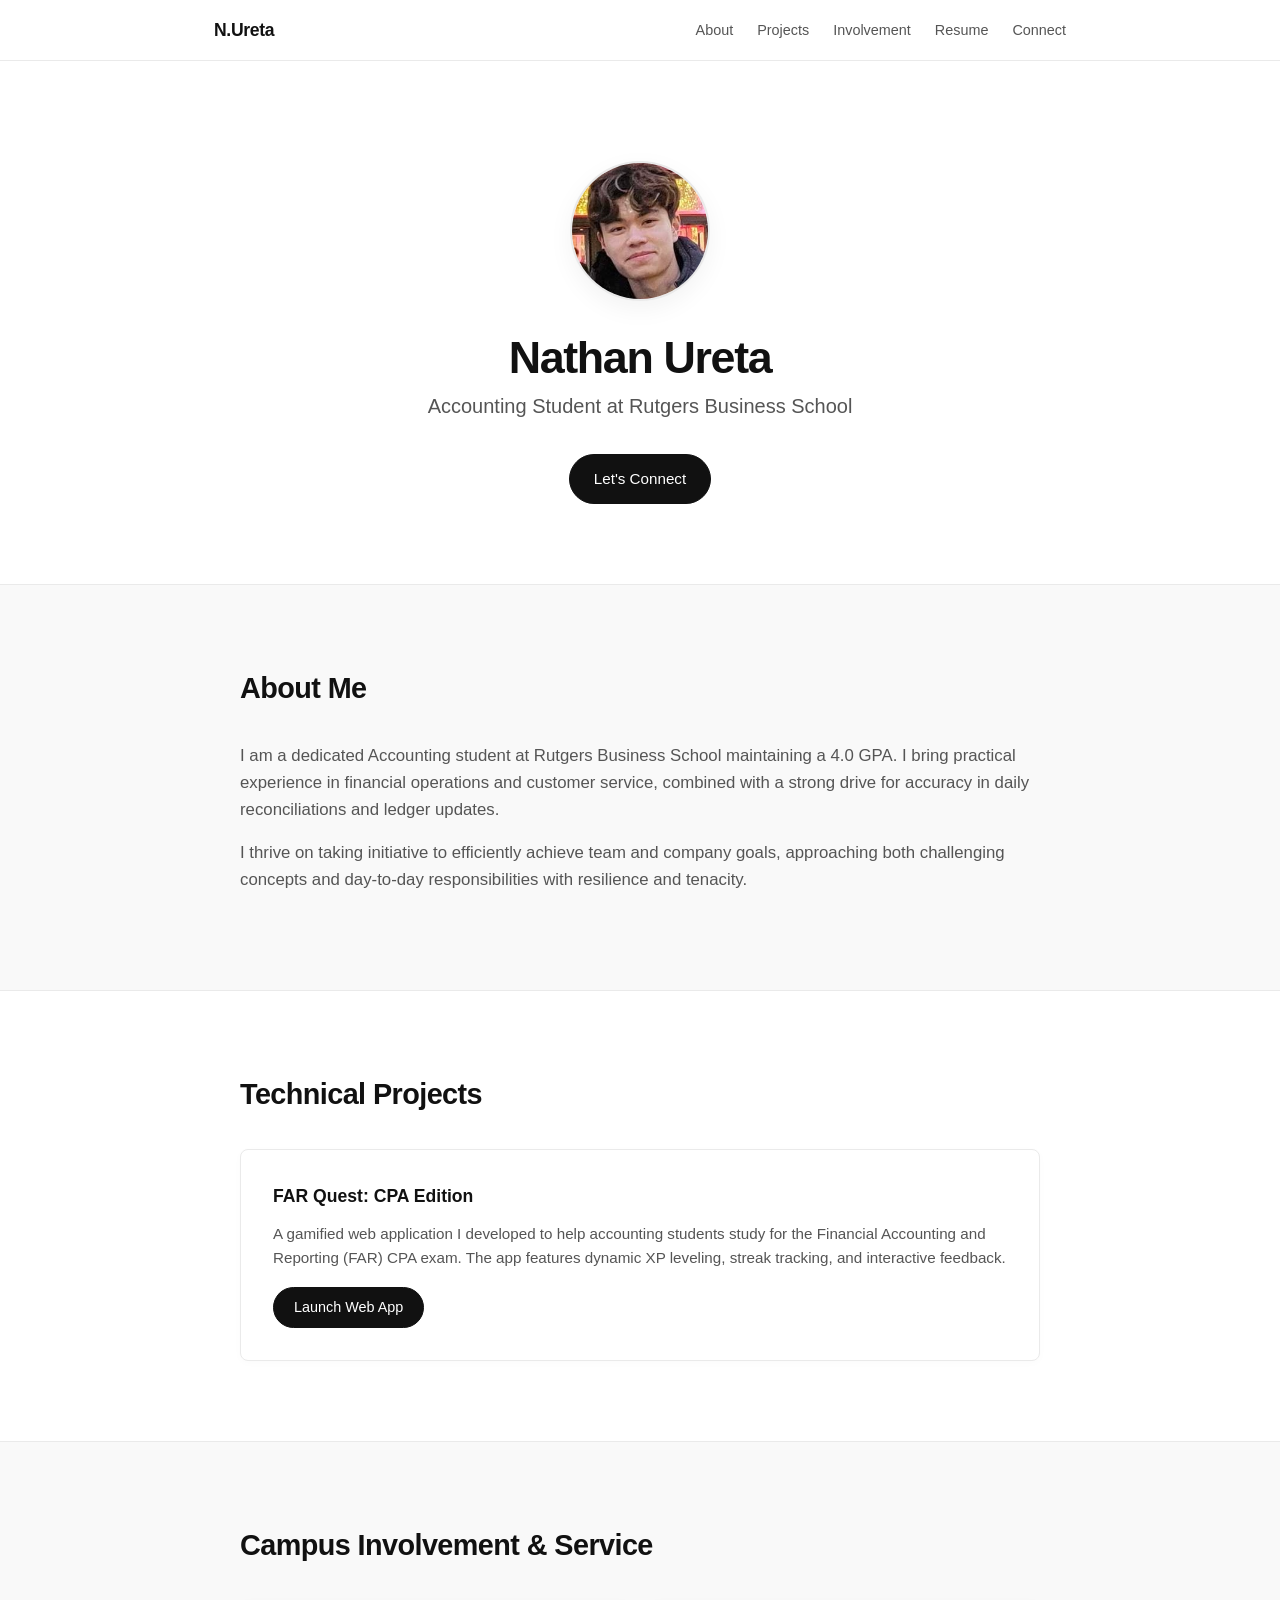
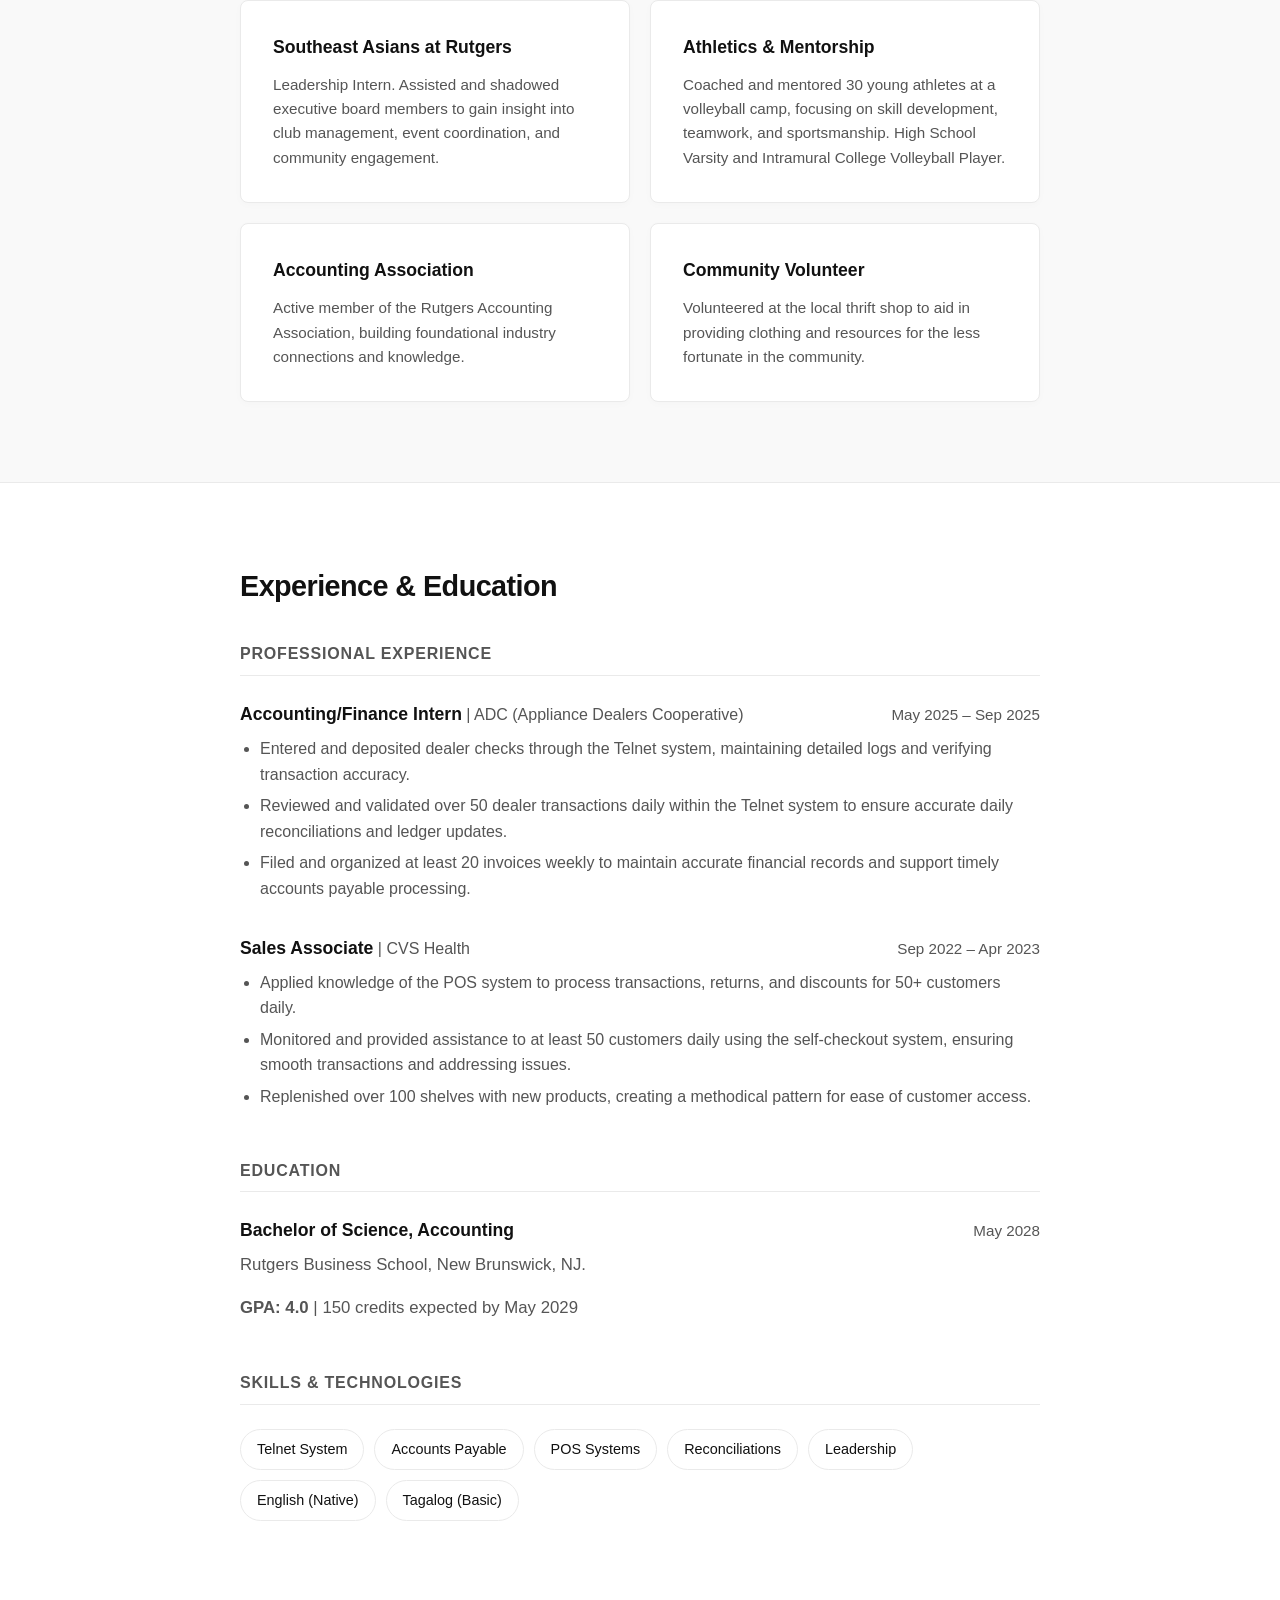
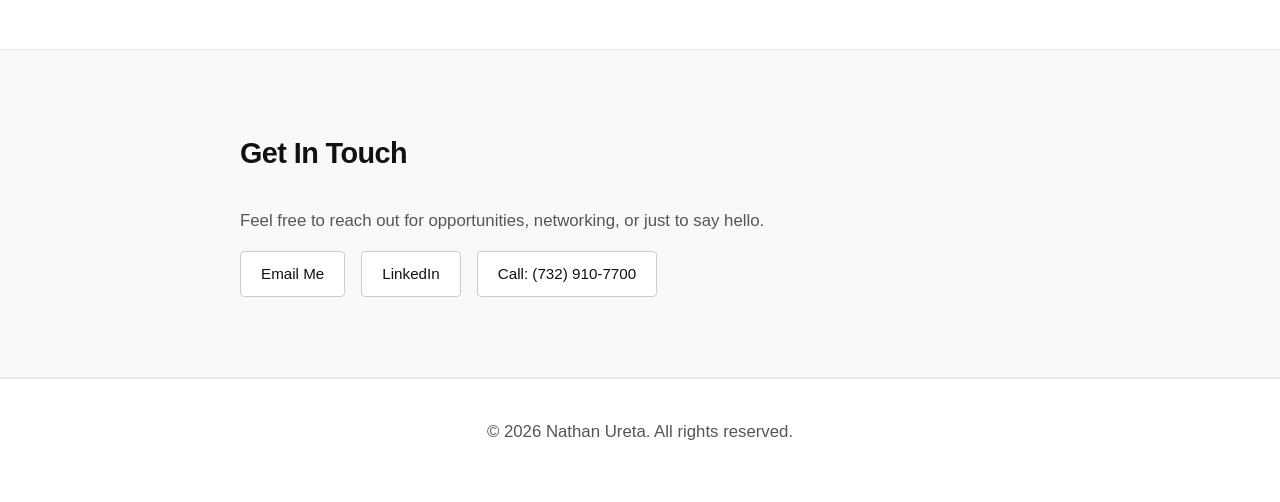
<file: index.html>
<!DOCTYPE html>
<html lang="en">
<head>
    <meta charset="UTF-8">
    <meta name="viewport" content="width=device-width, initial-scale=1.0">
    <title>Nathan Ureta | Professional Profile</title>
    <style>
        :root {
            --bg-white: #ffffff;
            --bg-offwhite: #f9f9f9;
            --text-main: #111111;
            --text-secondary: #555555;
            --border-light: #eaeaea;
            --border-dark: #cccccc;
            --transition: all 0.3s ease;
        }

        * {
            box-sizing: border-box;
            margin: 0;
            padding: 0;
        }

        html {
            scroll-behavior: smooth;
        }

        body {
            font-family: 'Inter', -apple-system, BlinkMacSystemFont, 'Segoe UI', Roboto, Helvetica, Arial, sans-serif;
            background-color: var(--bg-white);
            color: var(--text-main);
            line-height: 1.6;
            -webkit-font-smoothing: antialiased;
        }

        /* Navigation */
        nav {
            position: sticky;
            top: 0;
            width: 100%;
            background-color: rgba(255, 255, 255, 0.85);
            backdrop-filter: blur(10px);
            border-bottom: 1px solid var(--border-light);
            z-index: 1000;
        }

        .nav-container {
            max-width: 900px;
            margin: 0 auto;
            padding: 16px 24px;
            display: flex;
            justify-content: space-between;
            align-items: center;
        }

        .nav-logo {
            font-weight: 700;
            font-size: 1.1rem;
            text-decoration: none;
            color: var(--text-main);
            letter-spacing: -0.02em;
        }

        .nav-links {
            display: flex;
            gap: 24px;
        }

        .nav-links a {
            text-decoration: none;
            color: var(--text-secondary);
            font-size: 0.9rem;
            font-weight: 500;
            transition: var(--transition);
        }

        .nav-links a:hover {
            color: var(--text-main);
        }

        /* Section Layout */
        section {
            padding: 80px 24px;
        }

        .section-bg {
            background-color: var(--bg-offwhite);
            border-top: 1px solid var(--border-light);
            border-bottom: 1px solid var(--border-light);
        }

        .container {
            max-width: 800px;
            margin: 0 auto;
        }

        /* Hero Section */
        .hero {
            display: flex;
            flex-direction: column;
            align-items: center;
            text-align: center;
            padding: 100px 24px 80px;
        }

        .profile-img {
            width: 140px;
            height: 140px;
            object-fit: cover;
            border-radius: 50%;
            border: 2px solid var(--border-light);
            box-shadow: 0 8px 24px rgba(0,0,0,0.05);
            margin-bottom: 24px;
        }

        h1 {
            font-size: 2.8rem;
            font-weight: 700;
            letter-spacing: -0.03em;
            margin-bottom: 8px;
            line-height: 1.1;
        }

        .hero .title {
            font-size: 1.25rem;
            color: var(--text-secondary);
            font-weight: 400;
            max-width: 500px;
            margin-bottom: 32px;
        }

        .btn-primary {
            display: inline-block;
            padding: 12px 24px;
            background-color: var(--text-main);
            color: var(--bg-white);
            text-decoration: none;
            border-radius: 30px;
            font-weight: 500;
            font-size: 0.95rem;
            transition: var(--transition);
            border: 1px solid var(--text-main);
        }

        .btn-primary:hover {
            background-color: var(--bg-white);
            color: var(--text-main);
        }

        /* Typography */
        h2 {
            font-size: 1.8rem;
            font-weight: 600;
            letter-spacing: -0.02em;
            margin-bottom: 32px;
            color: var(--text-main);
        }

        h3 {
            font-size: 1.1rem;
            font-weight: 600;
            margin-bottom: 8px;
        }

        p {
            font-size: 1.05rem;
            color: var(--text-secondary);
            margin-bottom: 16px;
        }

        /* Bento Grid */
        .grid {
            display: grid;
            grid-template-columns: repeat(2, 1fr);
            gap: 20px;
        }

        .card {
            background-color: var(--bg-white);
            border: 1px solid var(--border-light);
            padding: 32px;
            border-radius: 8px;
            text-decoration: none;
            color: inherit;
            transition: var(--transition);
            box-shadow: 0 2px 8px rgba(0,0,0,0.02);
            display: flex;
            flex-direction: column;
            justify-content: space-between;
        }

        .card:hover {
            border-color: var(--border-dark);
            transform: translateY(-4px);
            box-shadow: 0 12px 24px rgba(0,0,0,0.06);
        }

        .card h3 {
            margin-bottom: 12px;
        }

        .card p {
            font-size: 0.95rem;
            margin-bottom: 0;
        }

        /* Resume Section */
        .resume-subsection {
            margin-bottom: 48px;
        }

        .resume-subsection h3 {
            font-size: 1rem;
            text-transform: uppercase;
            letter-spacing: 0.05em;
            color: var(--text-secondary);
            margin-bottom: 24px;
            border-bottom: 1px solid var(--border-light);
            padding-bottom: 8px;
        }

        .resume-item {
            margin-bottom: 32px;
        }

        .resume-header {
            display: flex;
            justify-content: space-between;
            align-items: baseline;
            margin-bottom: 8px;
        }

        .resume-role {
            font-weight: 600;
            font-size: 1.1rem;
            color: var(--text-main);
        }

        .resume-company {
            color: var(--text-secondary);
            font-weight: 400;
        }

        .resume-date {
            font-size: 0.95rem;
            color: var(--text-secondary);
        }

        .resume-desc {
            font-size: 1rem;
            color: var(--text-secondary);
        }

        .resume-desc ul {
            padding-left: 20px;
            margin-top: 8px;
        }

        .resume-desc li {
            margin-bottom: 6px;
        }

        /* Skills Tags */
        .skills-container {
            display: flex;
            flex-wrap: wrap;
            gap: 10px;
        }

        .skill-tag {
            padding: 8px 16px;
            border: 1px solid var(--border-light);
            border-radius: 30px;
            font-size: 0.9rem;
            color: var(--text-main);
            background-color: var(--bg-white);
            font-weight: 500;
        }

        /* Connect Links */
        .links {
            display: flex;
            gap: 16px;
            flex-wrap: wrap;
        }

        .btn-outline {
            display: inline-block;
            padding: 10px 20px;
            border: 1px solid var(--border-dark);
            border-radius: 4px;
            color: var(--text-main);
            text-decoration: none;
            font-weight: 500;
            font-size: 0.95rem;
            transition: var(--transition);
            background: var(--bg-white);
        }

        .btn-outline:hover {
            border-color: var(--text-main);
            background: var(--bg-offwhite);
        }

        /* Footer */
        footer {
            text-align: center;
            padding: 40px 24px;
            border-top: 1px solid var(--border-light);
            color: var(--text-secondary);
            font-size: 0.85rem;
        }

        /* Responsive */
        @media (max-width: 768px) {
            h1 { font-size: 2.2rem; }
            .grid { grid-template-columns: 1fr; }
            .resume-header { flex-direction: column; justify-content: flex-start; }
            .resume-date { margin-bottom: 8px; }
            .nav-links { display: none; }
        }
    </style>
</head>
<body>

    <nav>
        <div class="nav-container">
            <a href="#" class="nav-logo">N.Ureta</a>
            <div class="nav-links">
                <a href="#about">About</a>
                <a href="#projects">Projects</a>
                <a href="#involvement">Involvement</a>
                <a href="#resume">Resume</a>
                <a href="#connect">Connect</a>
            </div>
        </div>
    </nav>

    <section class="hero" id="top">
        <div class="container">
            <img src="Assets/profilepic.jpg" alt="Nathan Ureta" class="profile-img">
            <h1>Nathan Ureta</h1>
            <p class="title">Accounting Student at Rutgers Business School</p>
            <div class="links" style="justify-content: center;">
                <a href="#connect" class="btn-primary">Let's Connect</a>
            </div>
        </div>
    </section>

    <section class="section-bg" id="about">
        <div class="container">
            <h2>About Me</h2>
            <p>I am a dedicated Accounting student at Rutgers Business School maintaining a 4.0 GPA. I bring practical experience in financial operations and customer service, combined with a strong drive for accuracy in daily reconciliations and ledger updates.</p>
            <p>I thrive on taking initiative to efficiently achieve team and company goals, approaching both challenging concepts and day-to-day responsibilities with resilience and tenacity.</p>
        </div>
    </section>

    <section id="projects">
        <div class="container">
            <h2>Technical Projects</h2>
            <div class="grid" style="grid-template-columns: 1fr;"> 
                <div class="card">
                    <div>
                        <h3>FAR Quest: CPA Edition</h3>
                        <p style="margin-bottom: 16px;">A gamified web application I developed to help accounting students study for the Financial Accounting and Reporting (FAR) CPA exam. The app features dynamic XP leveling, streak tracking, and interactive feedback.</p>
                    </div>
                    <div>
                        <a href="Assets/apps/FAR-CPA-EXAM-APP/index.html" class="btn-primary" style="padding: 8px 20px; font-size: 0.9rem; width: max-content;">Launch Web App</a>
                    </div>
                </div>
            </div>
        </div>
    </section>

    <section class="section-bg" id="involvement">
        <div class="container">
            <h2>Campus Involvement & Service</h2>
            <div class="grid">
                <div class="card">
                    <h3>Southeast Asians at Rutgers</h3>
                    <p>Leadership Intern. Assisted and shadowed executive board members to gain insight into club management, event coordination, and community engagement.</p>
                </div>
                <div class="card">
                    <h3>Athletics & Mentorship</h3>
                    <p>Coached and mentored 30 young athletes at a volleyball camp, focusing on skill development, teamwork, and sportsmanship. High School Varsity and Intramural College Volleyball Player.</p>
                </div>
                <div class="card">
                    <h3>Accounting Association</h3>
                    <p>Active member of the Rutgers Accounting Association, building foundational industry connections and knowledge.</p>
                </div>
                <div class="card">
                    <h3>Community Volunteer</h3>
                    <p>Volunteered at the local thrift shop to aid in providing clothing and resources for the less fortunate in the community.</p>
                </div>
            </div>
        </div>
    </section>

    <section id="resume">
        <div class="container">
            <h2>Experience & Education</h2>
            
            <div class="resume-subsection">
                <h3>Professional Experience</h3>
                
                <div class="resume-item">
                    <div class="resume-header">
                        <div>
                            <span class="resume-role">Accounting/Finance Intern</span> 
                            <span class="resume-company">| ADC (Appliance Dealers Cooperative)</span>
                        </div>
                        <div class="resume-date">May 2025 – Sep 2025</div>
                    </div>
                    <div class="resume-desc">
                        <ul>
                            <li>Entered and deposited dealer checks through the Telnet system, maintaining detailed logs and verifying transaction accuracy.</li>
                            <li>Reviewed and validated over 50 dealer transactions daily within the Telnet system to ensure accurate daily reconciliations and ledger updates.</li>
                            <li>Filed and organized at least 20 invoices weekly to maintain accurate financial records and support timely accounts payable processing.</li>
                        </ul>
                    </div>
                </div>

                <div class="resume-item">
                    <div class="resume-header">
                        <div>
                            <span class="resume-role">Sales Associate</span> 
                            <span class="resume-company">| CVS Health</span>
                        </div>
                        <div class="resume-date">Sep 2022 – Apr 2023</div>
                    </div>
                    <div class="resume-desc">
                        <ul>
                            <li>Applied knowledge of the POS system to process transactions, returns, and discounts for 50+ customers daily.</li>
                            <li>Monitored and provided assistance to at least 50 customers daily using the self-checkout system, ensuring smooth transactions and addressing issues.</li>
                            <li>Replenished over 100 shelves with new products, creating a methodical pattern for ease of customer access.</li>
                        </ul>
                    </div>
                </div>
            </div>

            <div class="resume-subsection">
                <h3>Education</h3>
                
                <div class="resume-item">
                    <div class="resume-header">
                        <div>
                            <span class="resume-role">Bachelor of Science, Accounting</span>
                        </div>
                        <div class="resume-date">May 2028</div>
                    </div>
                    <div class="resume-desc">
                        <p>Rutgers Business School, New Brunswick, NJ.</p>
                        <p><strong>GPA: 4.0</strong> | 150 credits expected by May 2029</p>
                    </div>
                </div>
            </div>

            <div class="resume-subsection">
                <h3>Skills & Technologies</h3>
                <div class="skills-container">
                    <span class="skill-tag">Telnet System</span>
                    <span class="skill-tag">Accounts Payable</span>
                    <span class="skill-tag">POS Systems</span>
                    <span class="skill-tag">Reconciliations</span>
                    <span class="skill-tag">Leadership</span>
                    <span class="skill-tag">English (Native)</span>
                    <span class="skill-tag">Tagalog (Basic)</span>
                </div>
            </div>

        </div>
    </section>

    <section class="section-bg" id="connect">
        <div class="container">
            <h2>Get In Touch</h2>
            <p>Feel free to reach out for opportunities, networking, or just to say hello.</p>
            <div class="links">
                <a href="mailto:nsu5@scarletmail.rutgers.edu" class="btn-outline">Email Me</a>
                <a href="https://www.linkedin.com/in/nathan-ureta-9424ab353/" target="_blank" rel="noopener noreferrer" class="btn-outline">LinkedIn</a>
                <a href="tel:7329107700" class="btn-outline">Call: (732) 910-7700</a>
            </div>
        </div>
    </section>

    <footer>
        <div class="container">
            <p>&copy; 2026 Nathan Ureta. All rights reserved.</p>
        </div>
    </footer>

</body>
</html>
</file>
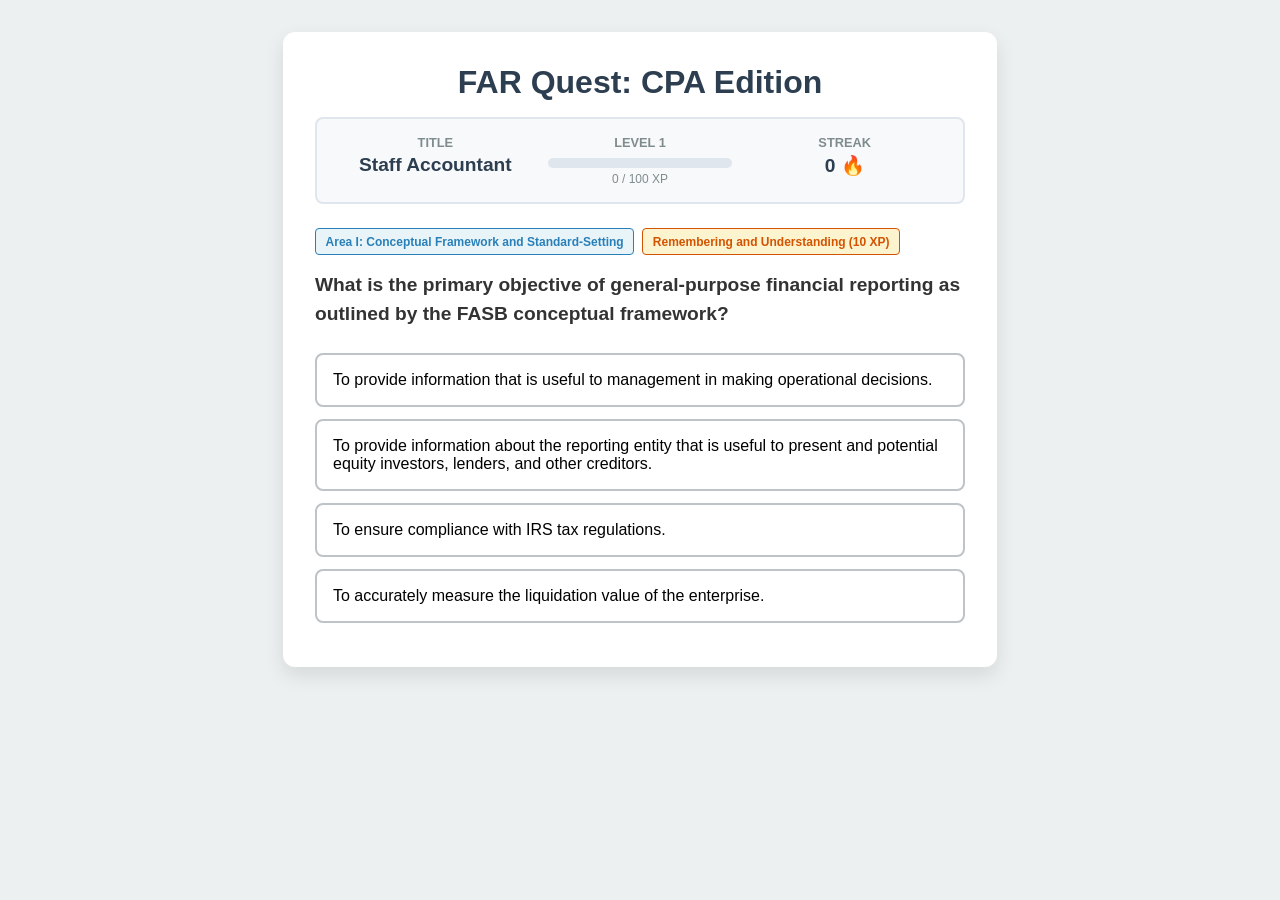
<file: Assets/apps/FAR-CPA-EXAM-APP/index.html>
<!DOCTYPE html>
<html lang="en">
<head>
    <meta charset="UTF-8">
    <meta name="viewport" content="width=device-width, initial-scale=1.0">
    <title>FAR CPA Quest</title>
    <link rel="stylesheet" href="style.css">
</head>
<body>
    <div class="app-container">
        <header>
            <h1>FAR Quest: CPA Edition</h1>
            
            <div id="player-dashboard">
                <div class="stat-box">
                    <span class="stat-label">Title</span>
                    <span id="player-title" class="stat-value">Staff Accountant</span>
                </div>
                <div class="stat-box">
                    <span class="stat-label">Level <span id="player-level">1</span></span>
                    <div id="xp-bar-container">
                        <div id="xp-bar"></div>
                    </div>
                    <span class="xp-text"><span id="player-xp">0</span> / <span id="xp-next">100</span> XP</span>
                </div>
                <div class="stat-box">
                    <span class="stat-label">Streak</span>
                    <span id="player-streak" class="stat-value">0 🔥</span>
                </div>
            </div>
        </header>

        <main id="quiz-section">
            <div id="question-metadata">
                <span id="meta-area" class="badge area-badge">Loading Area...</span>
                <span id="meta-skill" class="badge skill-badge">Loading Skill...</span>
            </div>
            
            <h2 id="question-text">Loading questions...</h2>
            
            <div id="options-container">
                </div>

            <div id="feedback-container" class="hidden">
                <p id="feedback-text"></p>
                <p id="explanation-text"></p>
            </div>

            <button id="next-btn" class="hidden">Next Question</button>
        </main>

        <main id="results-section" class="hidden">
            <h2>Quest Complete!</h2>
            <p>Final Level: <span id="final-level">1</span></p>
            <p>Total XP Earned: <span id="final-xp">0</span></p>
            <button id="restart-btn">Start New Quest</button>
        </main>
    </div>

    <script src="app.js"></script>
</body>
</html>
</file>
<file: Assets/apps/FAR-CPA-EXAM-APP/style.css>
:root {
    --primary-color: #2c3e50;
    --accent-color: #f39c12;
    --background-color: #ecf0f1;
    --card-bg: #ffffff;
    --text-color: #333333;
    --correct-color: #27ae60;
    --incorrect-color: #e74c3c;
    --xp-color: #3498db;
}

body {
    font-family: 'Segoe UI', Tahoma, Geneva, Verdana, sans-serif;
    background-color: var(--background-color);
    color: var(--text-color);
    display: flex;
    justify-content: center;
    padding: 2rem;
    margin: 0;
}

.app-container {
    background-color: var(--card-bg);
    max-width: 650px;
    width: 100%;
    border-radius: 12px;
    box-shadow: 0 8px 20px rgba(0,0,0,0.1);
    padding: 2rem;
}

header {
    text-align: center;
    margin-bottom: 1.5rem;
}

h1 {
    color: var(--primary-color);
    margin: 0 0 1rem 0;
    font-size: 2rem;
}

/* Dashboard Styles */
#player-dashboard {
    display: flex;
    justify-content: space-between;
    background-color: #f8f9fa;
    padding: 1rem;
    border-radius: 8px;
    border: 2px solid #e0e6ed;
}

.stat-box {
    display: flex;
    flex-direction: column;
    align-items: center;
    flex: 1;
}

.stat-label {
    font-size: 0.8rem;
    color: #7f8c8d;
    text-transform: uppercase;
    font-weight: bold;
    margin-bottom: 0.25rem;
}

.stat-value {
    font-size: 1.2rem;
    font-weight: bold;
    color: var(--primary-color);
}

#xp-bar-container {
    width: 90%;
    height: 10px;
    background-color: #e0e6ed;
    border-radius: 5px;
    overflow: hidden;
    margin: 0.25rem 0;
}

#xp-bar {
    height: 100%;
    width: 0%;
    background-color: var(--xp-color);
    transition: width 0.5s ease-out;
}

.xp-text {
    font-size: 0.75rem;
    color: #7f8c8d;
}

/* Metadata Badges */
#question-metadata {
    display: flex;
    gap: 0.5rem;
    margin-bottom: 1rem;
    flex-wrap: wrap; /* Keeps badges neat on smaller screens */
}

.badge {
    font-size: 0.75rem;
    padding: 0.35rem 0.6rem;
    border-radius: 4px;
    font-weight: bold;
}

.area-badge {
    background-color: #e8f4f8;
    color: #2980b9;
    border: 1px solid #2980b9;
}

.skill-badge {
    background-color: #fcf3cf;
    color: #d35400;
    border: 1px solid #d35400;
}

/* Question & Options */
#question-text {
    font-size: 1.2rem;
    line-height: 1.5;
    margin-bottom: 1.5rem;
}

.option-btn {
    display: block;
    width: 100%;
    padding: 1rem;
    margin-bottom: 0.75rem;
    background-color: #ffffff;
    border: 2px solid #bdc3c7;
    border-radius: 8px;
    cursor: pointer;
    text-align: left;
    font-size: 1rem;
    font-weight: 500;
    transition: all 0.2s;
}

.option-btn:hover:not(:disabled) {
    border-color: var(--primary-color);
    background-color: #f8f9fa;
}

.option-btn:disabled {
    cursor: not-allowed;
    opacity: 0.9;
}

.option-btn.correct {
    background-color: var(--correct-color);
    color: white;
    border-color: var(--correct-color);
}

.option-btn.incorrect {
    background-color: var(--incorrect-color);
    color: white;
    border-color: var(--incorrect-color);
}

/* Feedback Section */
#feedback-container {
    margin-top: 1.5rem;
    padding: 1rem;
    border-radius: 8px;
    background-color: #f8f9fa;
    border-left: 5px solid var(--primary-color);
}

#feedback-text {
    font-weight: bold;
    font-size: 1.2rem;
    margin-top: 0;
    margin-bottom: 0.5rem;
}

#explanation-text {
    margin: 0;
    line-height: 1.4;
}

/* Buttons */
button#next-btn, button#restart-btn {
    background-color: var(--accent-color);
    color: white;
    border: none;
    padding: 1rem;
    border-radius: 8px;
    font-size: 1.1rem;
    font-weight: bold;
    cursor: pointer;
    margin-top: 1.5rem;
    width: 100%;
    transition: background-color 0.2s;
}

button#next-btn:hover, button#restart-btn:hover {
    background-color: #e67e22;
}

/* Utilities */
.hidden {
    display: none !important;
}

/* Streak Animation */
@keyframes pop {
    0% { transform: scale(1); }
    50% { transform: scale(1.2); color: #e74c3c; }
    100% { transform: scale(1); }
}

.streak-active {
    animation: pop 0.3s ease-in-out;
    display: inline-block;
}
</file>
